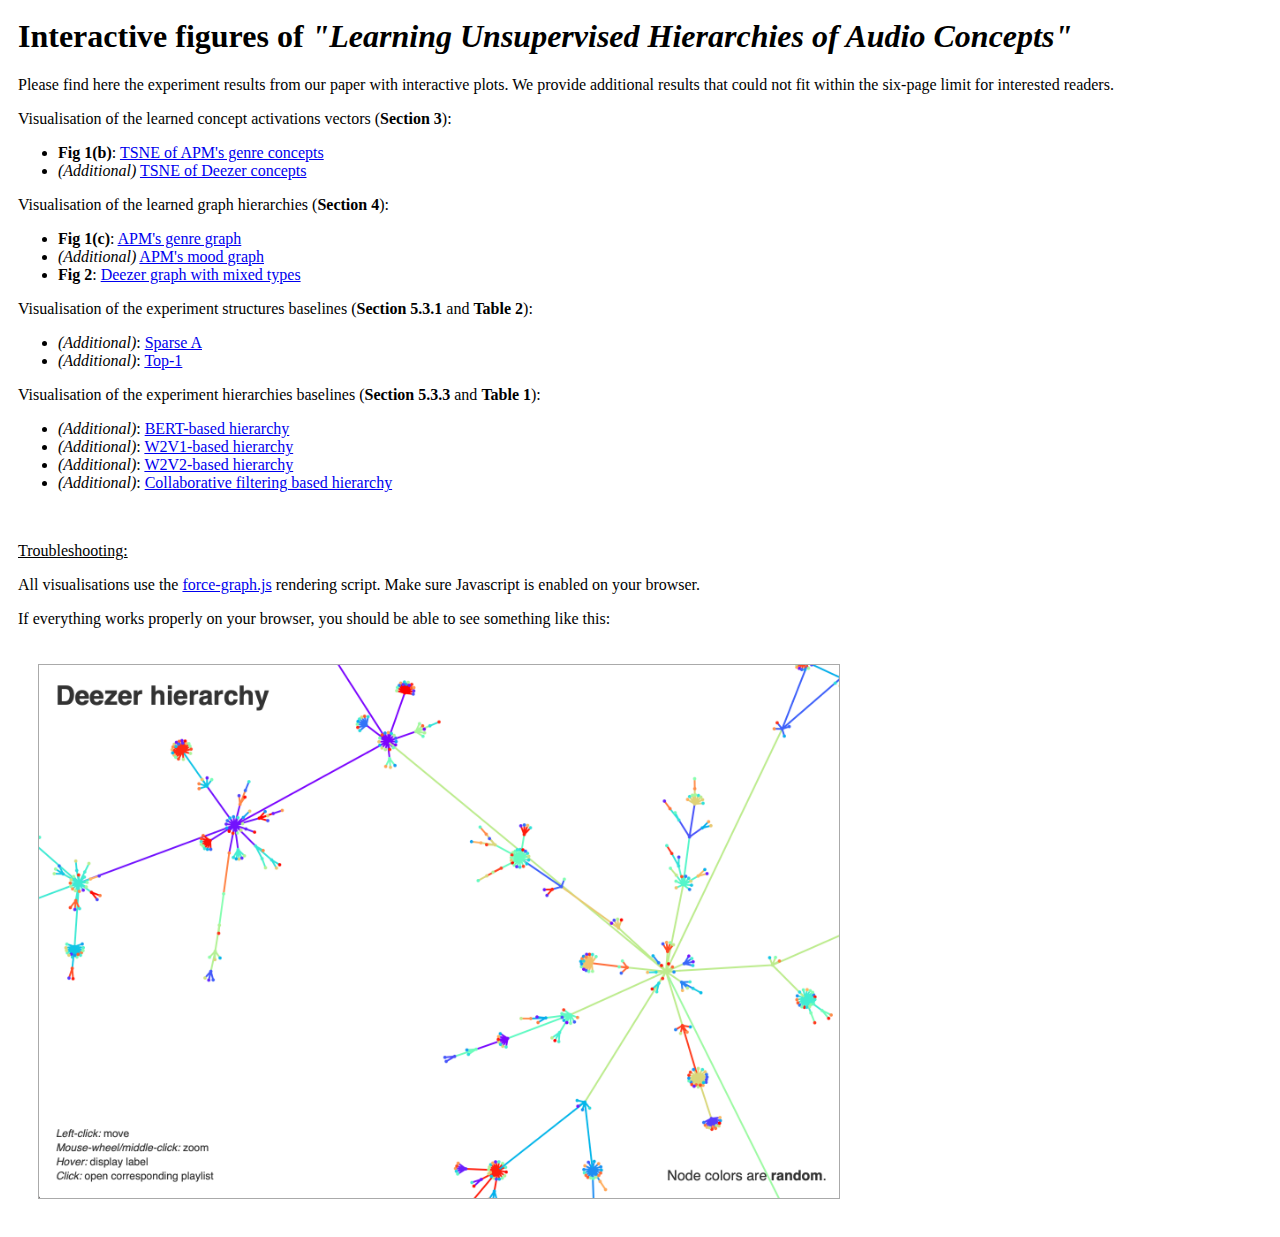
<file: index.html>
<html>
<head>
<title>Results Interactive Demo</title>
<style type="text/css">
body {
padding: 10px;
}
</style>
</head>
<body>
<h1>Interactive figures of <em>"Learning Unsupervised Hierarchies of Audio Concepts"</em></h1>

<p>Please find here the experiment results from our paper with interactive plots.
We provide additional results that could not fit within the six-page limit for interested readers. </p>

<p>Visualisation of the learned concept activations vectors (<b>Section 3</b>):</p>
<ul>
<li><b>Fig 1(b)</b>: <a href='tsne_genres.html'>TSNE of APM's genre concepts<a></li>
<li><em>(Additional)</em> <a href='tsne_deezer.html'>TSNE of Deezer concepts<a></li>
</ul>

<p>Visualisation of the learned graph hierarchies (<b>Section 4</b>):</p>
<ul>
<li><b>Fig 1(c)</b>: <a href='genres.html'>APM's genre graph<a></li>
<li><em>(Additional)</em> <a href='moods.html'>APM's mood graph<a></li>
<li><b>Fig 2</b>: <a href='deezer.html'>Deezer graph with mixed types<a></li>
</ul>

<p>Visualisation of the experiment structures baselines (<b>Section 5.3.1</b> and <b>Table 2</b>):</p>
<ul>
<li><em>(Additional)</em>: <a href='structure_baseline/simmatch.html'>Sparse A<a></li>
<li><em>(Additional)</em>: <a href='structure_baseline/simtop.html'>Top-1<a></li>
</ul>

<p>Visualisation of the experiment hierarchies baselines (<b>Section 5.3.3</b> and <b>Table 1</b>):</p>
<ul>
<li><em>(Additional)</em>: <a href='similarity_baseline/opt_llm.html'>BERT-based hierarchy<a></li>
<li><em>(Additional)</em>: <a href='similarity_baseline/opt_mwon.html'>W2V1-based hierarchy<a></li>
<li><em>(Additional)</em>: <a href='similarity_baseline/opt_sdoh.html'>W2V2-based hierarchy<a></li>
<li><em>(Additional)</em>: <a href='similarity_baseline/opt_usg.html'>Collaborative filtering based hierarchy<a></li>
</ul>




<br>
<p style="text-decoration: underline">Troubleshooting:<p>
<p>All visualisations use the <a href="https://github.com/vasturiano/force-graph">force-graph.js</a> rendering script. Make sure Javascript is enabled on your browser.</p>
<p>If everything works properly on your browser, you should be able to see something like this:</p>
<img src="screenshot.png" alt="graph screenshot" style="width: 800px; border: 1px solid #AAA; margin: 20px;">
</body>
</html>
</file>
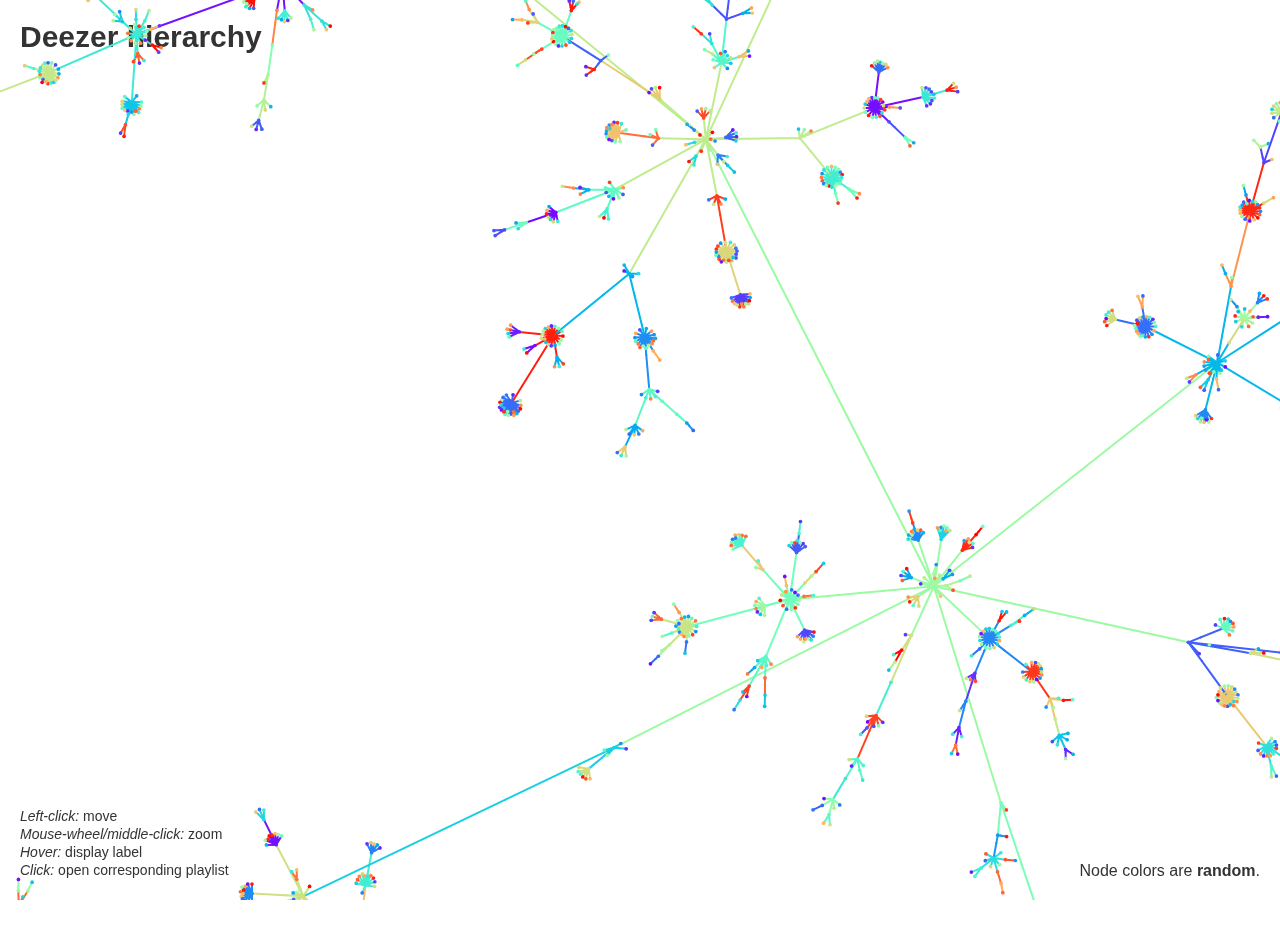
<file: deezer.html>
<html>
<head>
<title>Deezer Hierarchy</title>
<script src="force-graph.min.js"></script>
<link rel="stylesheet" href="style.css">
</head>
<body>

<div id="title">Deezer hierarchy</div>

<div id="instructions">
	<div class="instruct"><i>Left-click:</i> move</div>
	<div class="instruct"><i>Mouse-wheel/middle-click:</i> zoom</div>
	<div class="instruct"><i>Hover:</i> display label</div>
	<div class="instruct"><i>Click:</i> open corresponding playlist</div>    
</div>

<div id="note">
Node colors are <b>random</b>.
</div>

<div id="graph"></div>


  <script>
	const elem = document.getElementById('graph');
	
	fetch('deezer_graph.json').then(res => res.json()).then(data => {  // deezergraph
		console.log(data)
	
    	const Graph = ForceGraph()(elem)
    		// .backgroundColor('rgb(17, 18, 31)')
    		.graphData(data) 
    		.nodeLabel('label')
    		.enableNodeDrag(false)
    		.nodeRelSize(7)
    		.linkWidth(2)
    		.linkDirectionalParticles(1)
    		.onNodeClick(node => window.open(`http://deezer.com/playlist/${node.id}`, '_blank'))
      
      });
  </script>


</body>
</html>
</file>
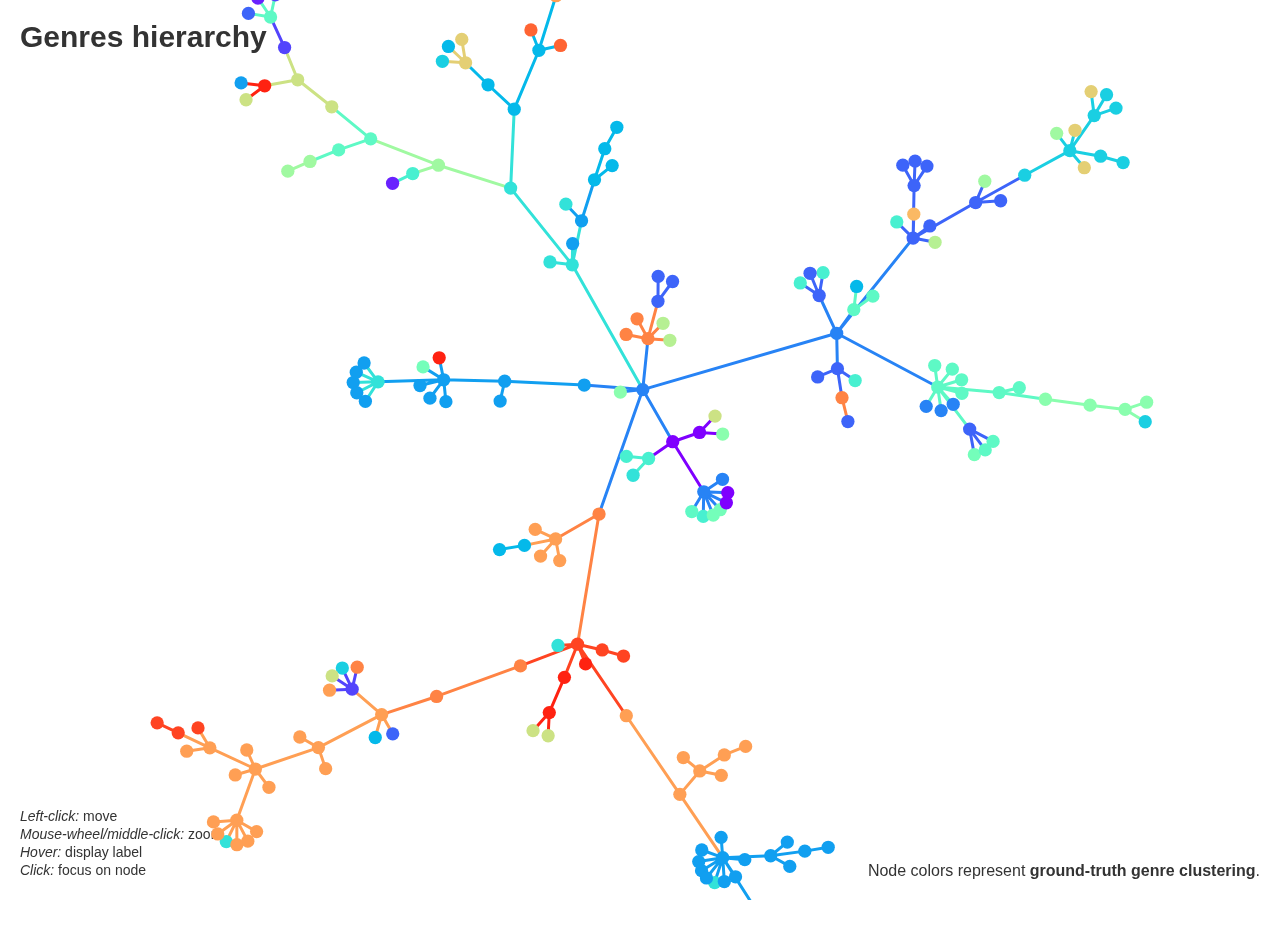
<file: genres.html>
<html>
<head>
<title>APM Genre Hierarchy</title>
<script src="force-graph.min.js"></script>
<link rel="stylesheet" href="style.css">
</head>
<body>

<div id="title">Genres hierarchy</div>

<div id="instructions">
	<div class="instruct"><i>Left-click:</i> move</div>
	<div class="instruct"><i>Mouse-wheel/middle-click:</i> zoom</div>
	<div class="instruct"><i>Hover:</i> display label</div>
	<div class="instruct"><i>Click:</i> focus on node</div>    
</div>

<div id="note">Node colors represent <b>ground-truth genre clustering</b>.</div>

<div id="graph"></div>

<script>
	const elem = document.getElementById('graph');
	
	fetch('apm_genres.json').then(res => res.json()).then(data => {  // deezergraph
		console.log(data)
	
    	const Graph = ForceGraph()(elem)
    		//.backgroundColor('rgb(17, 18, 31)')
    		.graphData(data) 
    		.nodeLabel('label')
    		.nodeRelSize(10)
    		.linkWidth(3)
    		.enableNodeDrag(false)
    		.onNodeClick(node => {
       			Graph.centerAt(node.x, node.y, 1000);
        		Graph.zoom(1.5, 2000);
      		});
    		
      
      });
  </script>

</body>
</html>
</file>
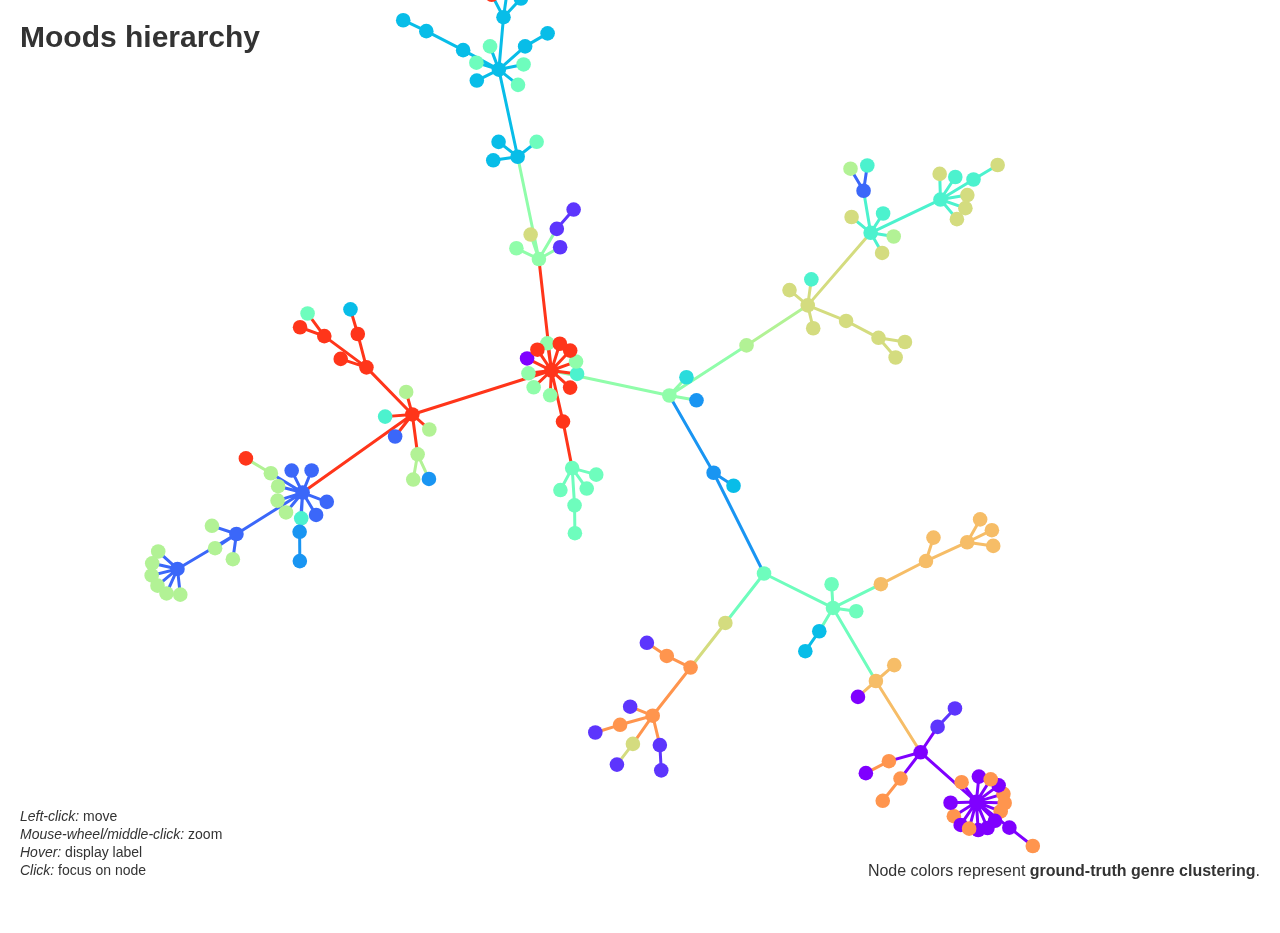
<file: moods.html>
<html>
<head>
<title>APM Mood Hierarchy</title>
<script src="force-graph.min.js"></script>
<link rel="stylesheet" href="style.css">
</head>
<body>

<div id="title">Moods hierarchy</div>

<div id="instructions">
	<div class="instruct"><i>Left-click:</i> move</div>
	<div class="instruct"><i>Mouse-wheel/middle-click:</i> zoom</div>
	<div class="instruct"><i>Hover:</i> display label</div>
	<div class="instruct"><i>Click:</i> focus on node</div>    
</div>

<div id="note">Node colors represent <b>ground-truth genre clustering</b>.</div>


<div id="graph"></div>

<script>
	const elem = document.getElementById('graph');
	
	fetch('apm_moods.json').then(res => res.json()).then(data => {  // deezergraph
		console.log(data)
	
    	const Graph = ForceGraph()(elem)
    		//.backgroundColor('rgb(17, 18, 31)')
    		.graphData(data) 
    		.nodeLabel('label')
    		.nodeRelSize(10)
    		.linkWidth(3)
    		.enableNodeDrag(false)
    		.onNodeClick(node => {
       			Graph.centerAt(node.x, node.y, 1000);
        		Graph.zoom(1.5, 2000);
      		});
    		
      });
  </script>

</body>
</html>
</file>
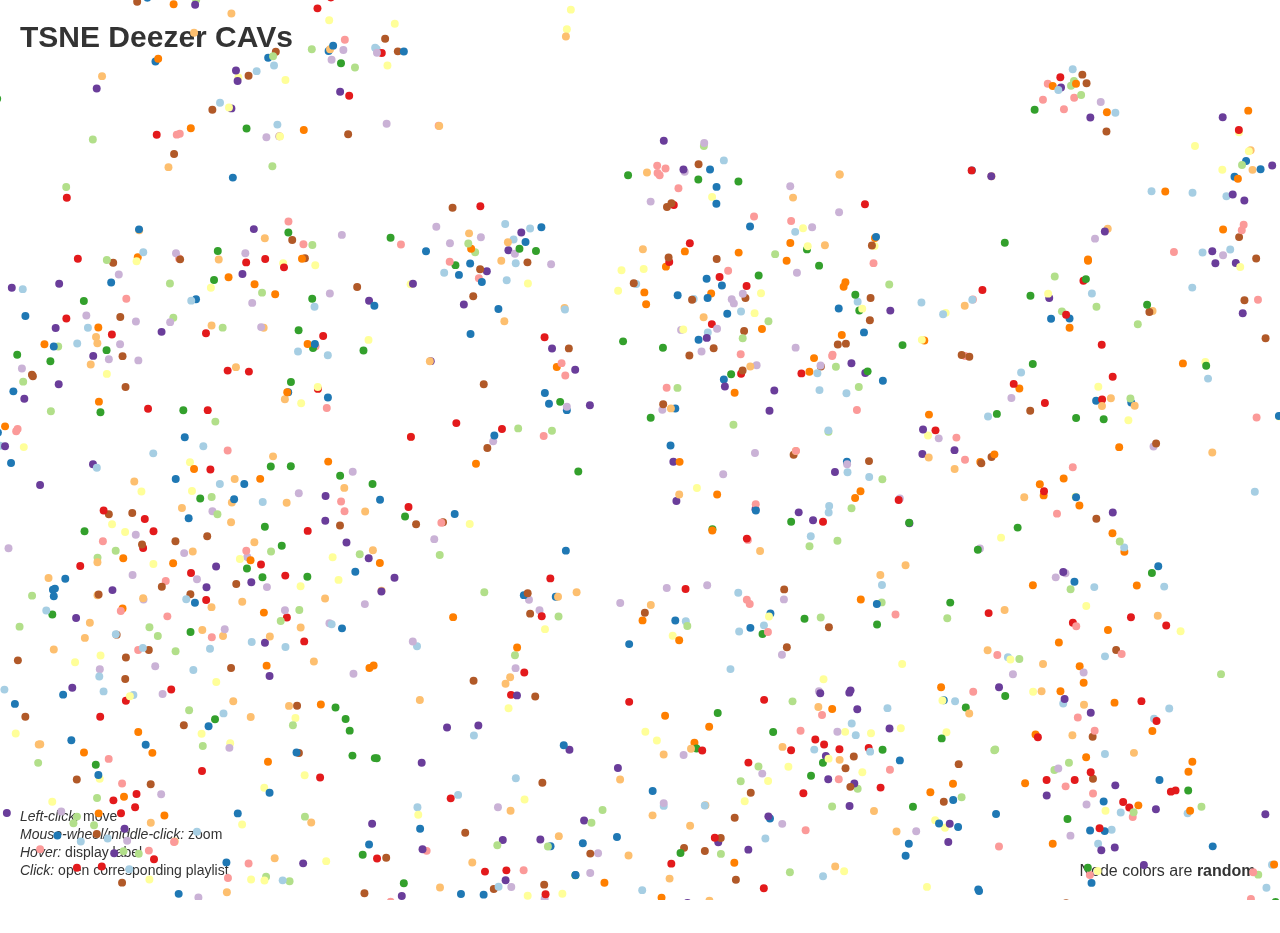
<file: tsne_deezer.html>
<html>
<head>
<title>TSNE Deezer</title>
<script src="force-graph.min.js"></script>
<link rel="stylesheet" href="style.css">
</head>
<body>

<div id="title">TSNE Deezer CAVs</div>

<div id="instructions">
	<div class="instruct"><i>Left-click:</i> move</div>
	<div class="instruct"><i>Mouse-wheel/middle-click:</i> zoom</div>
	<div class="instruct"><i>Hover:</i> display label</div>
	<div class="instruct"><i>Click:</i> open corresponding playlist</div>    
</div>

<div id="note">
Node colors are <b>random</b>.
</div>

<div id="graph"></div>

<script>
	const elem = document.getElementById('graph');
	
	fetch('tsne_deezer.json').then(res => res.json()).then(data => {
		console.log(data)
	
    	const Graph = ForceGraph()(elem)
    		.enableNodeDrag(false)
    		.graphData(data) 
    		.nodeLabel('label')
    		.nodeRelSize(15)
    		.nodeAutoColorBy('id')
    		.linkHoverPrecision(100)
    		.onNodeClick(node => window.open(`http://deezer.com/playlist/${node.id}`, '_blank'))
      
      });
  </script>

</body>
</html>
</file>
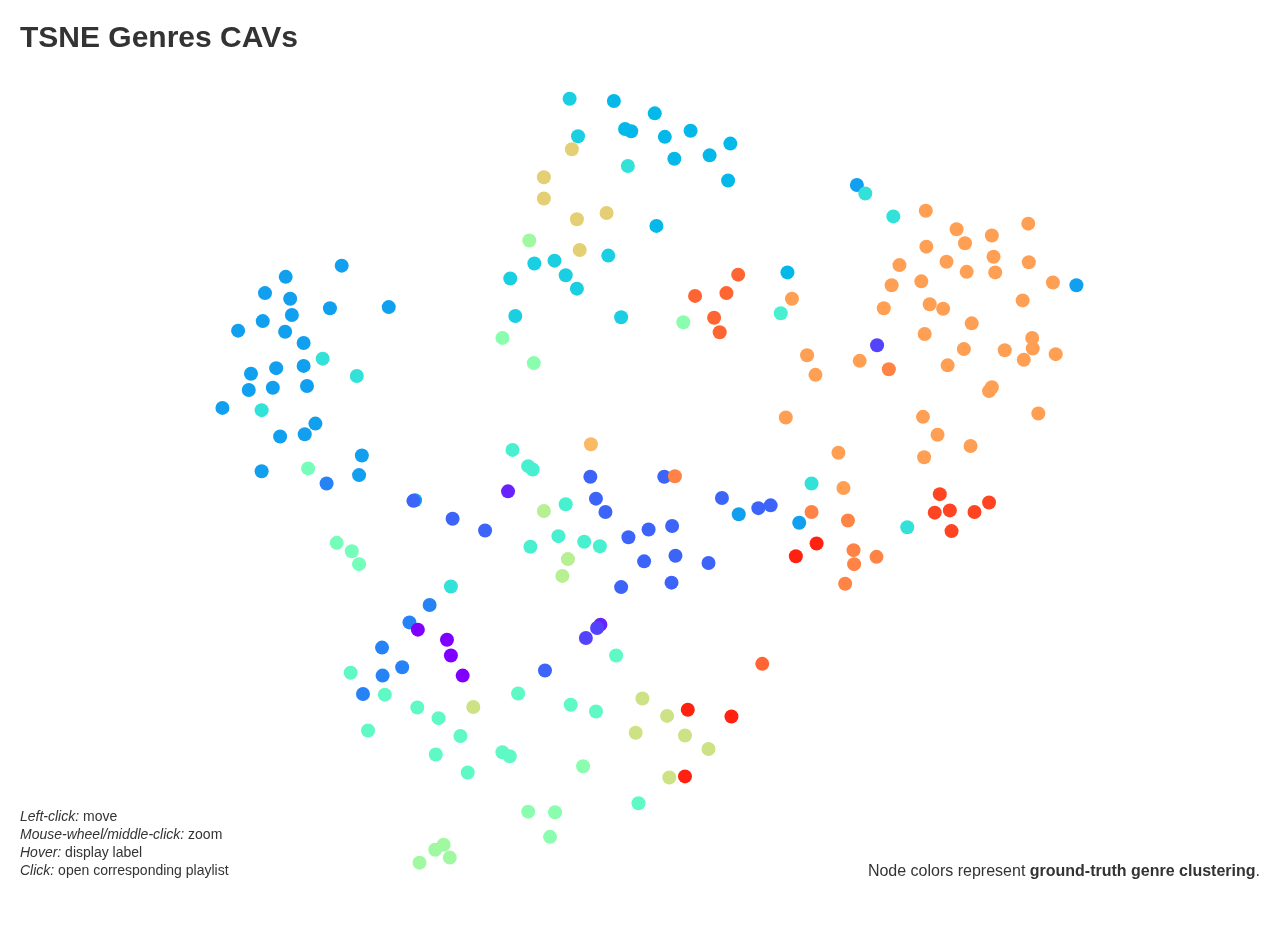
<file: tsne_genres.html>
<html>
<head>
<title>TSNE APM's Genres</title>
<script src="force-graph.min.js"></script>
<link rel="stylesheet" href="style.css">
</head>
<body>

<div id="title">TSNE Genres CAVs</div>

<div id="instructions">
	<div class="instruct"><i>Left-click:</i> move</div>
	<div class="instruct"><i>Mouse-wheel/middle-click:</i> zoom</div>
	<div class="instruct"><i>Hover:</i> display label</div>
	<div class="instruct"><i>Click:</i> open corresponding playlist</div>    
</div>

<div id="note">Node colors represent <b>ground-truth genre clustering</b>.</div>


<div id="graph"></div>

<script>
	const elem = document.getElementById('graph');
	
	fetch('tsne_genres.json').then(res => res.json()).then(data => {
		console.log(data)
	
    	const Graph = ForceGraph()(elem)
    		.enableNodeDrag(false)
    		.graphData(data) 
    		.zoom(7, 0)
    		.nodeLabel('label')
    		.nodeRelSize(1)
    		.nodeAutoColorBy('id')
    		.linkHoverPrecision(100)
    		.onNodeClick(node => {
       			Graph.centerAt(node.x, node.y, 1000);
        		Graph.zoom(15, 2000);
      		});
      
      });
  </script>

</body>
</html>
</file>
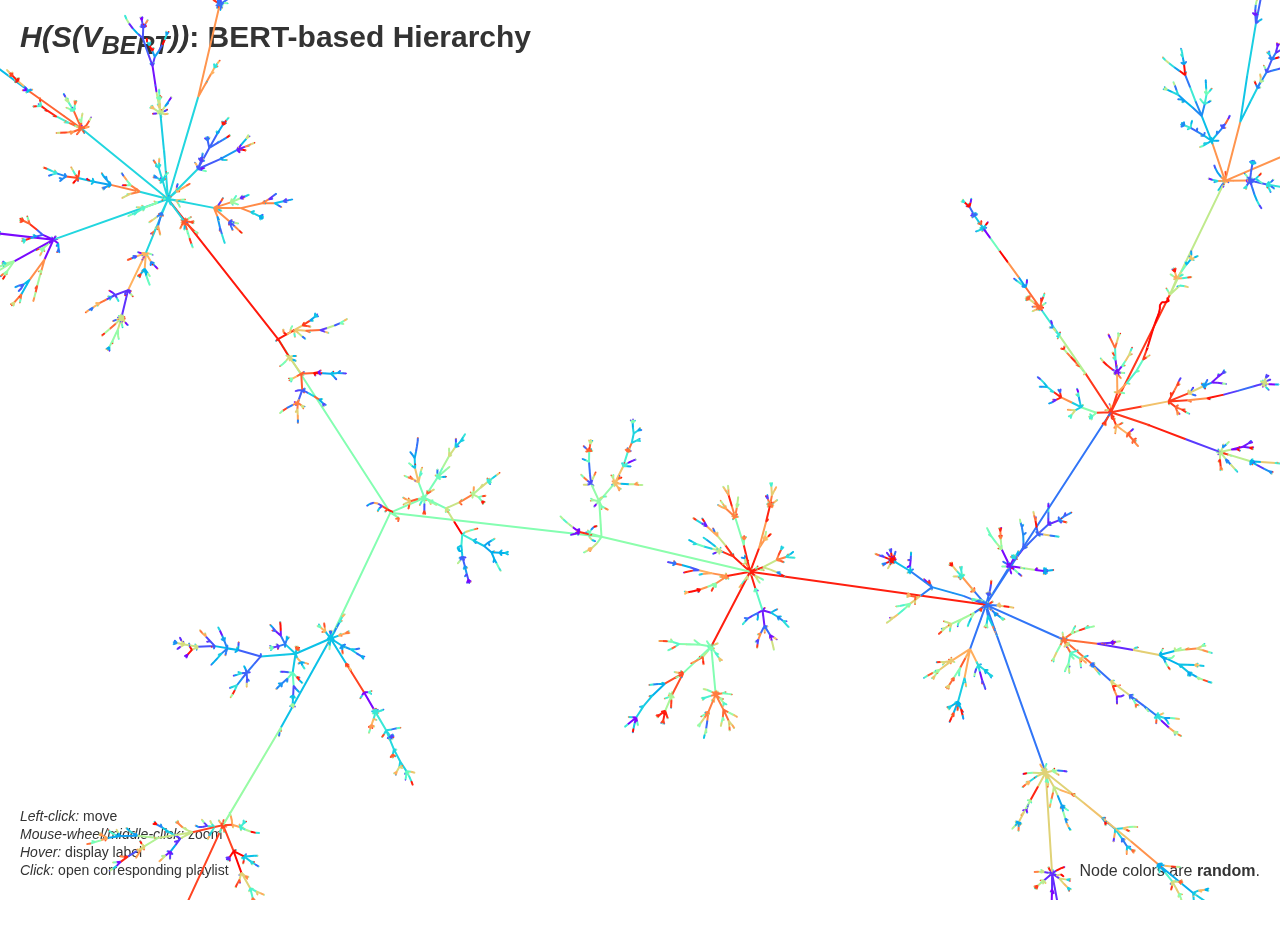
<file: similarity_baseline/opt_llm.html>
<html>
<head>
<title>BERT-based Hierarchy</title>
<script src="../force-graph.min.js"></script>
<link rel="stylesheet" href="../style.css">
</head>
<body>

<div id="title"><em>H(S(V<sub>BERT</sub>))</em>: BERT-based Hierarchy</div>

<div id="instructions">
	<div class="instruct"><i>Left-click:</i> move</div>
	<div class="instruct"><i>Mouse-wheel/middle-click:</i> zoom</div>
	<div class="instruct"><i>Hover:</i> display label</div>
	<div class="instruct"><i>Click:</i> open corresponding playlist</div>    
</div>

<div id="note">Node colors are <b>random</b>.</div>

<div id="graph"></div>

<script>
	const elem = document.getElementById('graph');
	
	fetch('opt_llm.json').then(res => res.json()).then(data => {
		console.log(data)
	
    	const Graph = ForceGraph()(elem)
    		.graphData(data)
    		.zoom(0.1, 0)
    		.nodeLabel('label')
    		.enableNodeDrag(false)
    		.nodeRelSize(7)
    		.linkWidth(2)
    		.linkDirectionalParticles(1)
    		.onNodeClick(node => window.open(`http://deezer.com/playlist/${node.id}`, '_blank'))
      
      });
  </script>

</body>
</html>
</file>
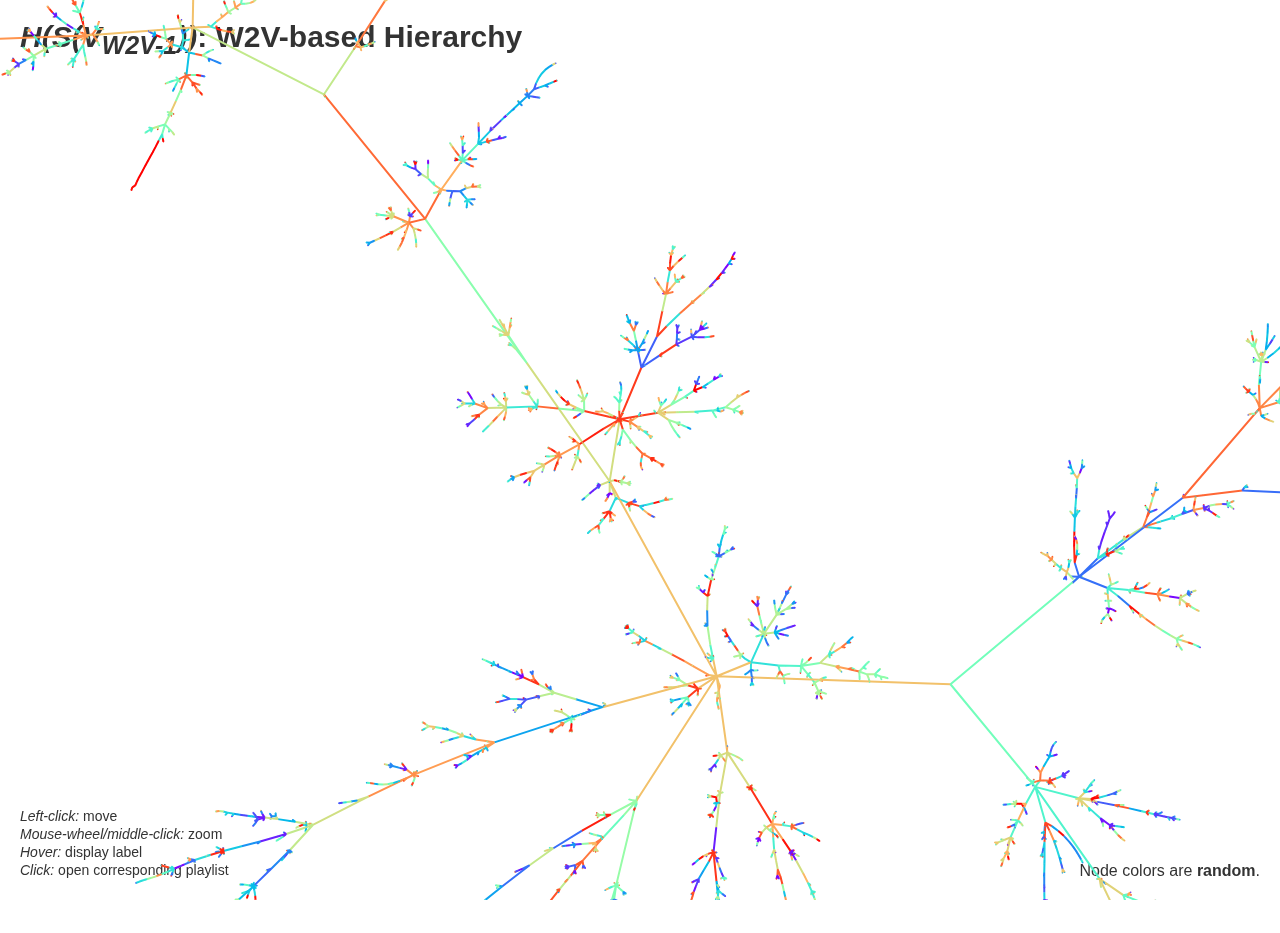
<file: similarity_baseline/opt_mwon.html>
<html>
<head>
<title>W2V-Based Hierarchy (Won et al.)</title>
<script src="../force-graph.min.js"></script>
<link rel="stylesheet" href="../style.css">
</head>
<body>

<div id="title"><em>H(S(V<sub>W2V-1</sub>))</em>: W2V-based Hierarchy</div>

<div id="instructions">
	<div class="instruct"><i>Left-click:</i> move</div>
	<div class="instruct"><i>Mouse-wheel/middle-click:</i> zoom</div>
	<div class="instruct"><i>Hover:</i> display label</div>
	<div class="instruct"><i>Click:</i> open corresponding playlist</div>    
</div>

<div id="note">Node colors are <b>random</b>.</div>

<div id="graph"></div>

<script>
	const elem = document.getElementById('graph');
	
	fetch('opt_mwon.json').then(res => res.json()).then(data => {
		console.log(data)
	
    	const Graph = ForceGraph()(elem)
    		.graphData(data) 
    		.zoom(0.1, 0)
    		.nodeLabel('label')
    		.enableNodeDrag(false)
    		.nodeRelSize(7)
    		.linkWidth(2)
    		.linkDirectionalParticles(1)
    		.onNodeClick(node => window.open(`http://deezer.com/playlist/${node.id}`, '_blank'))
      
      });
  </script>

</body>
</html>
</file>
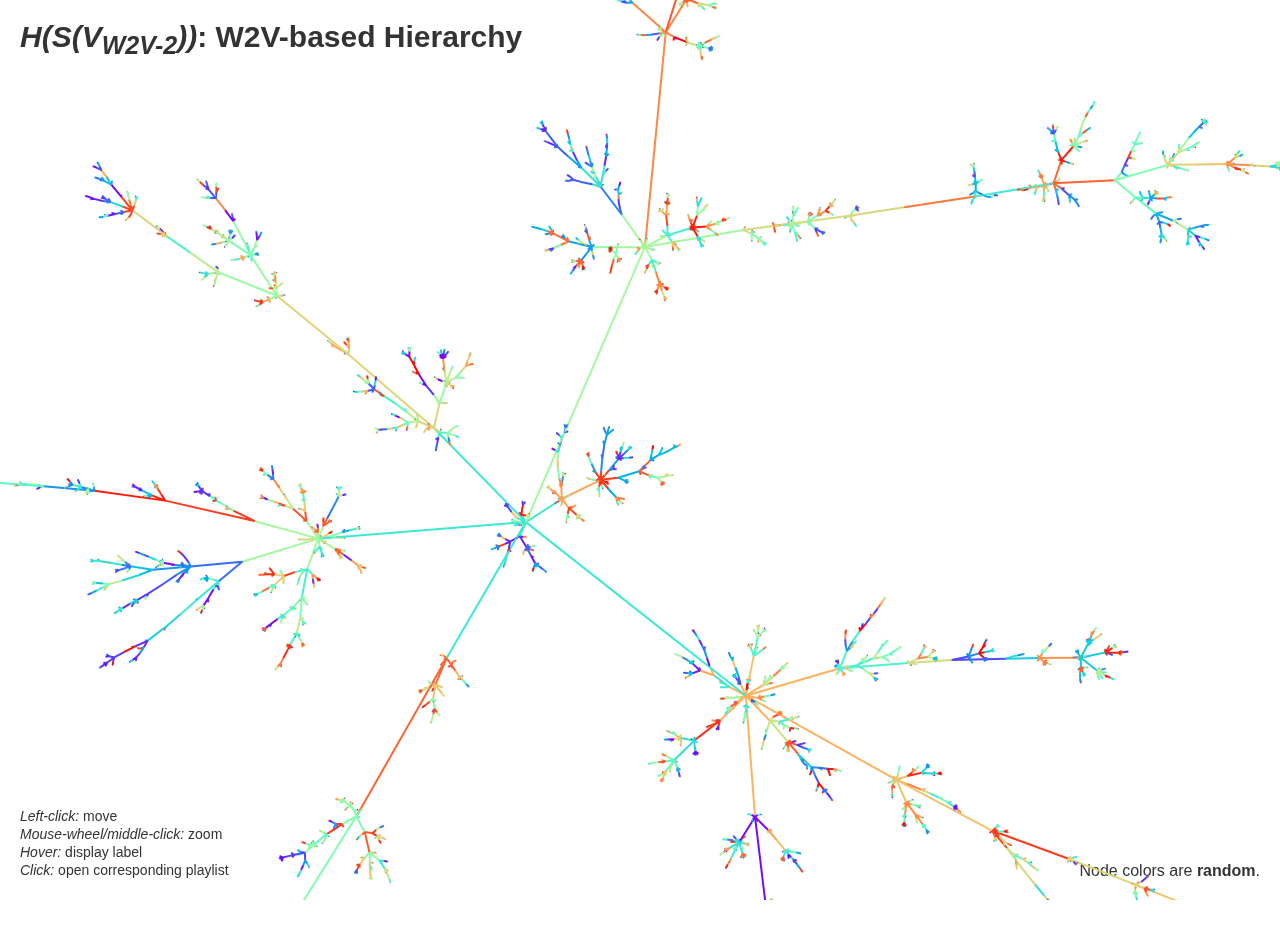
<file: similarity_baseline/opt_sdoh.html>
<html>
<head>
<title>W2V-Based Hierarchy (Doh et al.)</title>
<script src="../force-graph.min.js"></script>
<link rel="stylesheet" href="../style.css">
</head>
<body>

<div id="title"><em>H(S(V<sub>W2V-2</sub>))</em>: W2V-based Hierarchy</div>

<div id="instructions">
	<div class="instruct"><i>Left-click:</i> move</div>
	<div class="instruct"><i>Mouse-wheel/middle-click:</i> zoom</div>
	<div class="instruct"><i>Hover:</i> display label</div>
	<div class="instruct"><i>Click:</i> open corresponding playlist</div>    
</div>

<div id="note">Node colors are <b>random</b>.</div>

<div id="graph"></div>

<script>
	const elem = document.getElementById('graph');
	
	fetch('opt_sdoh.json').then(res => res.json()).then(data => {
		console.log(data)
	
    	const Graph = ForceGraph()(elem)
    		.graphData(data) 
    		.zoom(0.1, 0)
    		.nodeLabel('label')
    		.enableNodeDrag(false)
    		.nodeRelSize(7)
    		.linkWidth(2)
    		.linkDirectionalParticles(1)
    		.onNodeClick(node => window.open(`http://deezer.com/playlist/${node.id}`, '_blank'))
      
      });
  </script>

</body>
</html>
</file>
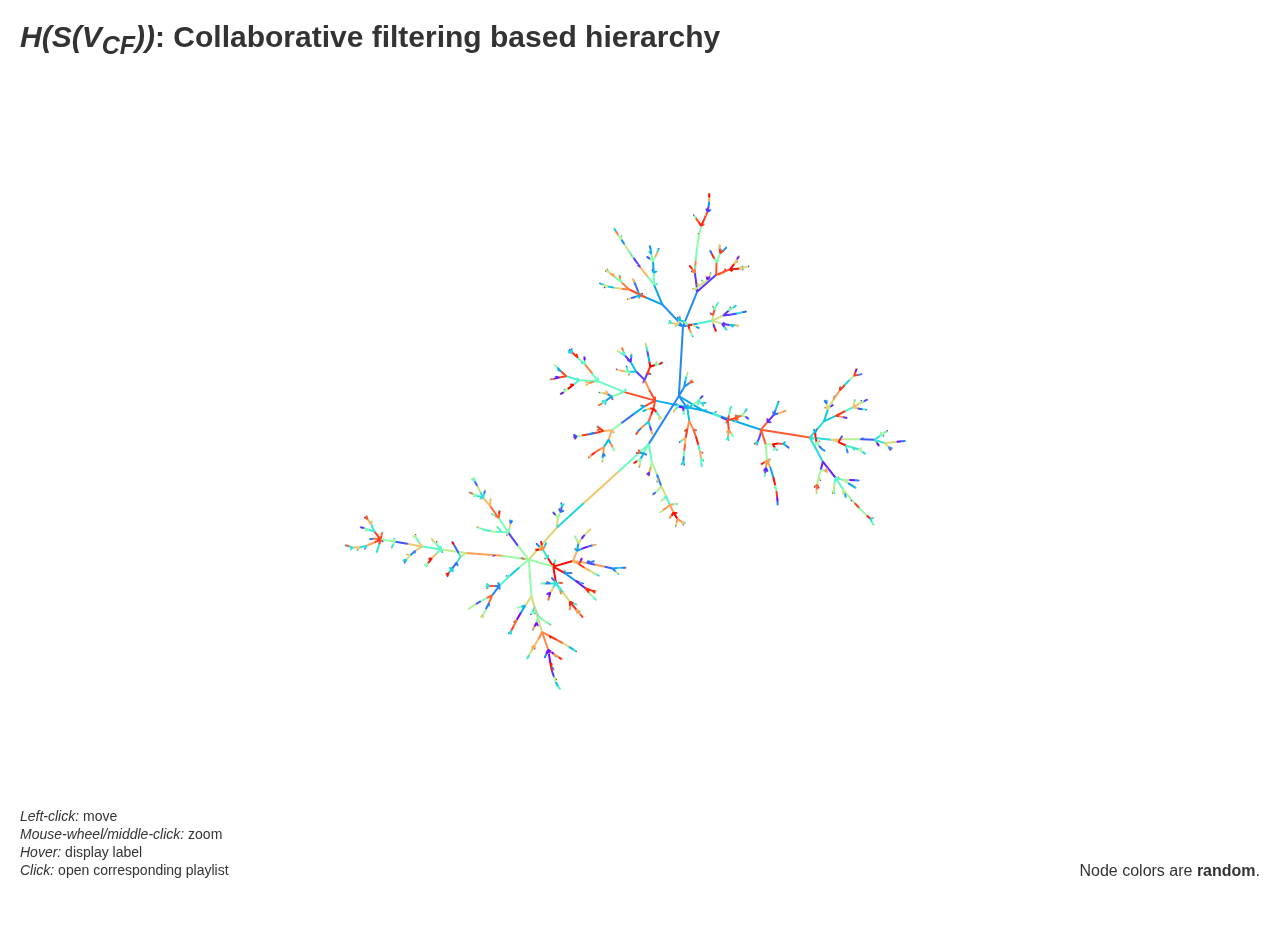
<file: similarity_baseline/opt_usg.html>
<html>
<head>
<title>Usage-based Hierarchy</title>
<script src="../force-graph.min.js"></script>
<link rel="stylesheet" href="../style.css">
</head>
<body>

<div id="title"><em>H(S(V<sub>CF</sub>))</em>: Collaborative filtering based hierarchy</div>

<div id="instructions">
	<div class="instruct"><i>Left-click:</i> move</div>
	<div class="instruct"><i>Mouse-wheel/middle-click:</i> zoom</div>
	<div class="instruct"><i>Hover:</i> display label</div>
	<div class="instruct"><i>Click:</i> open corresponding playlist</div>    
</div>

<div id="note">Node colors are <b>random</b>.</div>

<div id="graph"></div>

<script>
	const elem = document.getElementById('graph');
	
	fetch('opt_usg.json').then(res => res.json()).then(data => {
		console.log(data)
	
    	const Graph = ForceGraph()(elem)
    		.graphData(data) 
    		.zoom(0.1, 0)
    		.nodeLabel('label')
    		.enableNodeDrag(false)
    		.nodeRelSize(7)
    		.linkWidth(2)
    		.linkDirectionalParticles(1)
    		.onNodeClick(node => window.open(`http://deezer.com/playlist/${node.id}`, '_blank'))
      });
  </script>

</body>
</html>
</file>
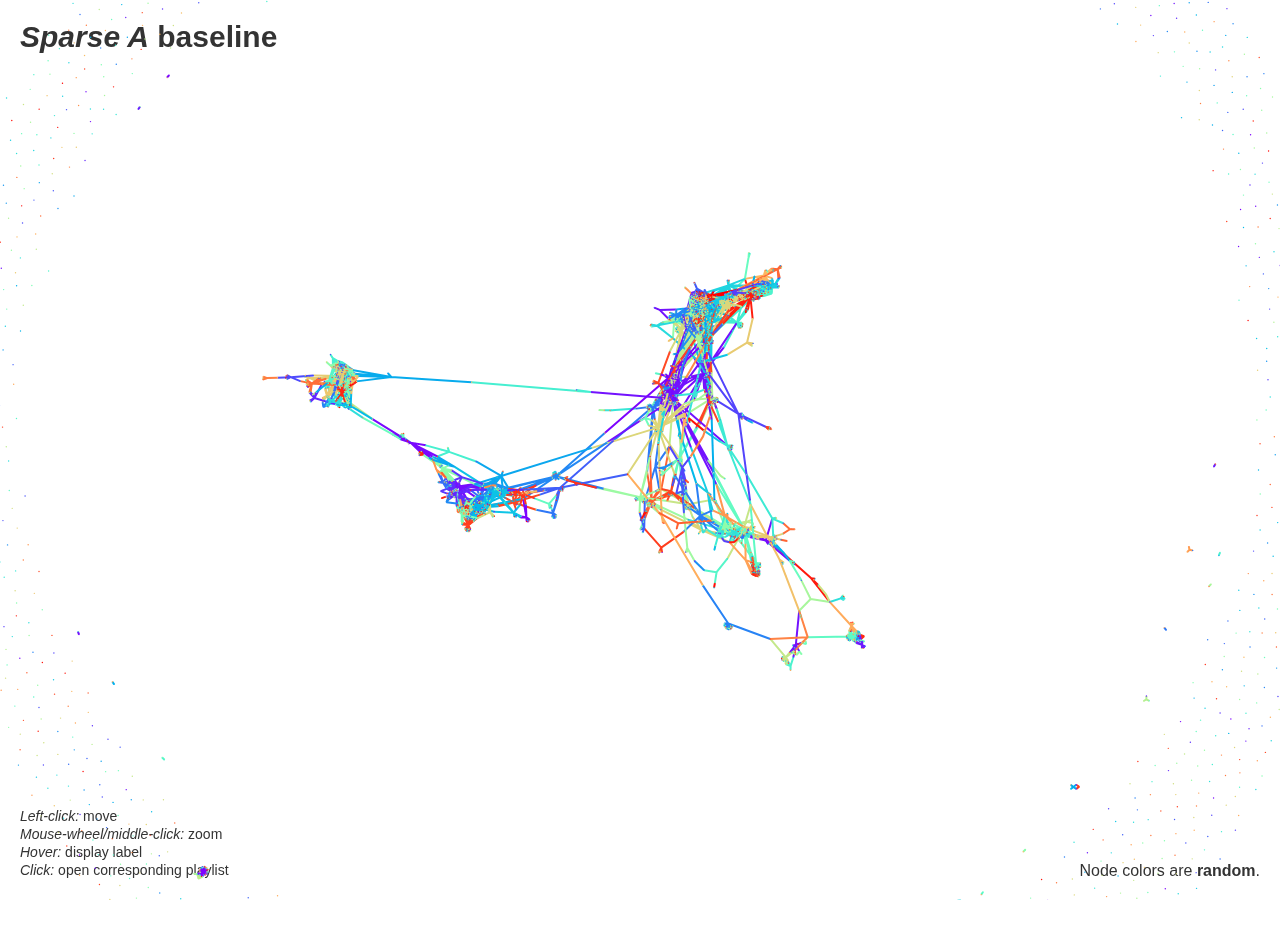
<file: structure_baseline/simmatch.html>
<html>
<head>
<title>Sparse A baseline</title>
<script src="../force-graph.min.js"></script>
<link rel="stylesheet" href="../style.css">
</head>
<body>

<div id="title"><em>Sparse A</em> baseline</div>

<div id="instructions">
	<div class="instruct"><i>Left-click:</i> move</div>
	<div class="instruct"><i>Mouse-wheel/middle-click:</i> zoom</div>
	<div class="instruct"><i>Hover:</i> display label</div>
	<div class="instruct"><i>Click:</i> open corresponding playlist</div>    
</div>

<div id="note">Node colors are <b>random</b>.</div>

<div id="graph"></div>

<script>
	const elem = document.getElementById('graph');
	
	fetch('simmatch.json').then(res => res.json()).then(data => {
		console.log(data)
	
    	const Graph = ForceGraph()(elem)
    		.graphData(data) 
    		.zoom(0.1, 0)
    		.nodeLabel('label')
    		.enableNodeDrag(false)
    		.nodeRelSize(7)
    		.linkWidth(2)
    		.linkDirectionalParticles(1)
    		.onNodeClick(node => window.open(`http://deezer.com/playlist/${node.id}`, '_blank'))
      
      });
  </script>

</body>
</html>
</file>
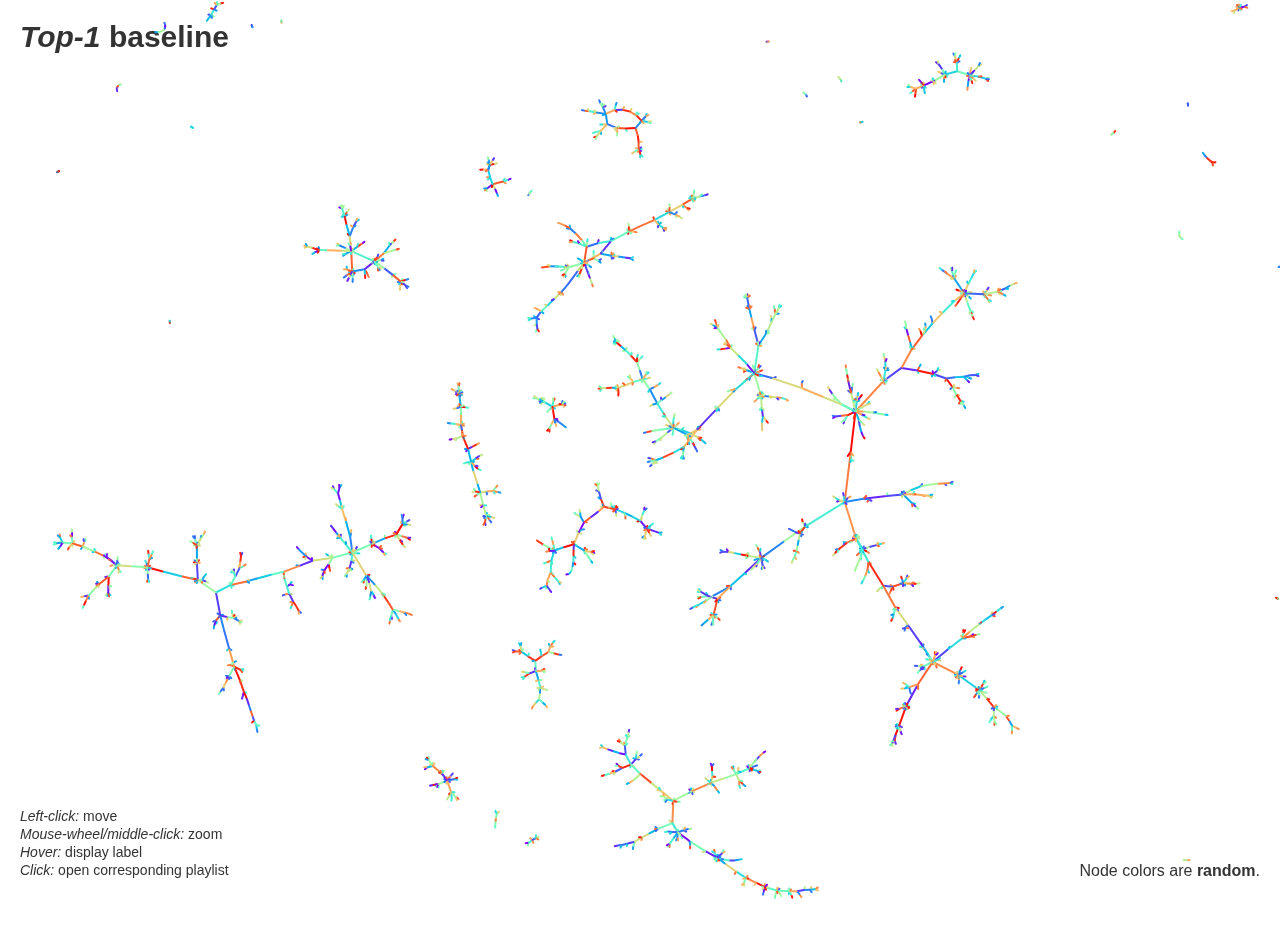
<file: structure_baseline/simtop.html>
<html>
<head>
<title>Top-1 baseline</title>
<script src="../force-graph.min.js"></script>
<link rel="stylesheet" href="../style.css">
</head>
<body>

<div id="title"><em>Top-1</em> baseline</div>

<div id="instructions">
	<div class="instruct"><i>Left-click:</i> move</div>
	<div class="instruct"><i>Mouse-wheel/middle-click:</i> zoom</div>
	<div class="instruct"><i>Hover:</i> display label</div>
	<div class="instruct"><i>Click:</i> open corresponding playlist</div>    
</div>

<div id="note">Node colors are <b>random</b>.</div>


<div id="graph"></div>

<script>
	const elem = document.getElementById('graph');
	
	fetch('simtop.json').then(res => res.json()).then(data => {
		console.log(data)
	
    	const Graph = ForceGraph()(elem)
    		.graphData(data) 
    		.zoom(0.1, 0)
    		.nodeLabel('label')
    		.enableNodeDrag(false)
    		.nodeRelSize(7)
    		.linkWidth(2)
    		.linkDirectionalParticles(1)
    		.onNodeClick(node => window.open(`http://deezer.com/playlist/${node.id}`, '_blank'))
      
      });
  </script>

</body>
</html>
</file>
<file: style.css>
body {
margin: 0;
padding: 0;
overflow: hidden;
font-family: Helvetica, sans-serif;
color: #333;    
}

#main {
width: 100vw;
height: 100vh;
}

#instructions {
	position: fixed;
	width: 350px;
	bottom: 20px;
	left: 20px;
}

#note {
	text-align: right;
	position: fixed;
	bottom: 20px;
	right: 20px;
	font-size: 16px;
}

#title {
position: fixed;
top: 20px;
left: 20px;
font-size: 30px;
margin-bottom: 15px;
font-weight: bold;

}

.instruct {
font-size: 14px;
margin-bottom: 2px;
}
</file>
